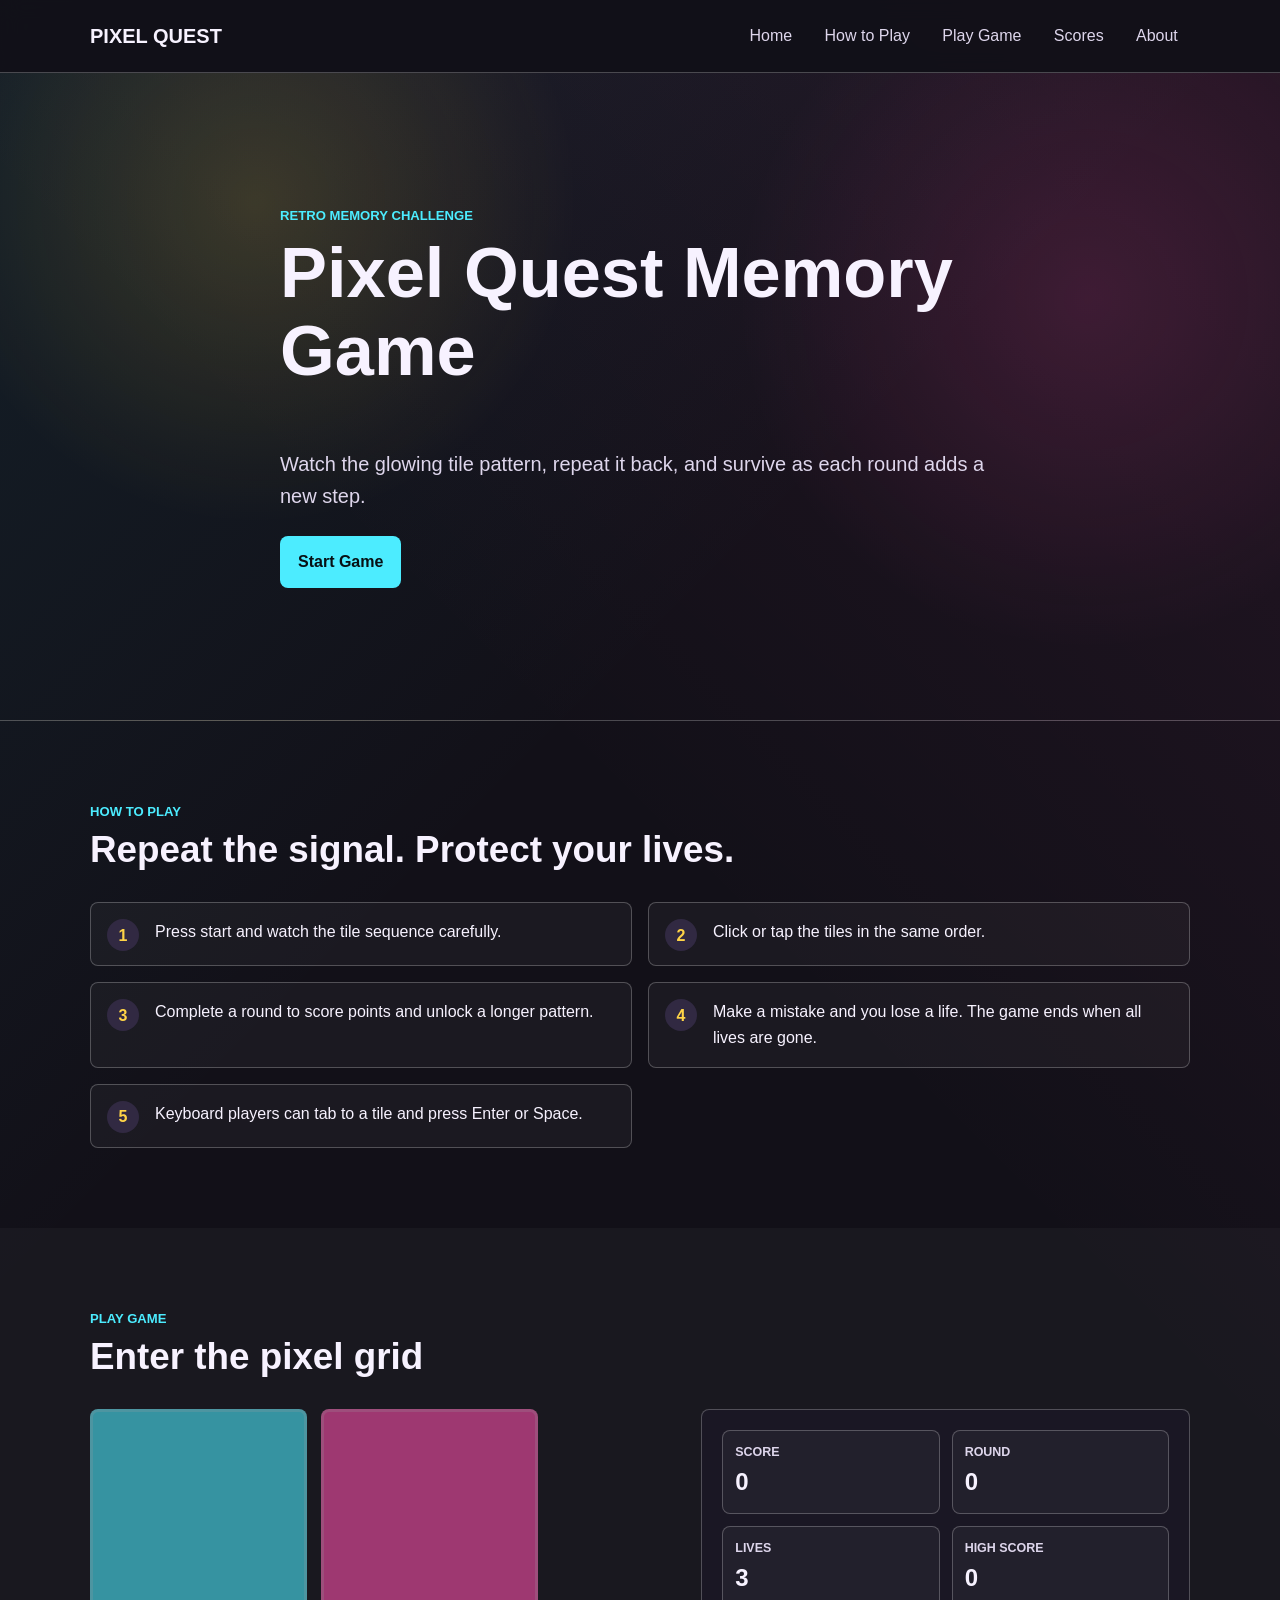
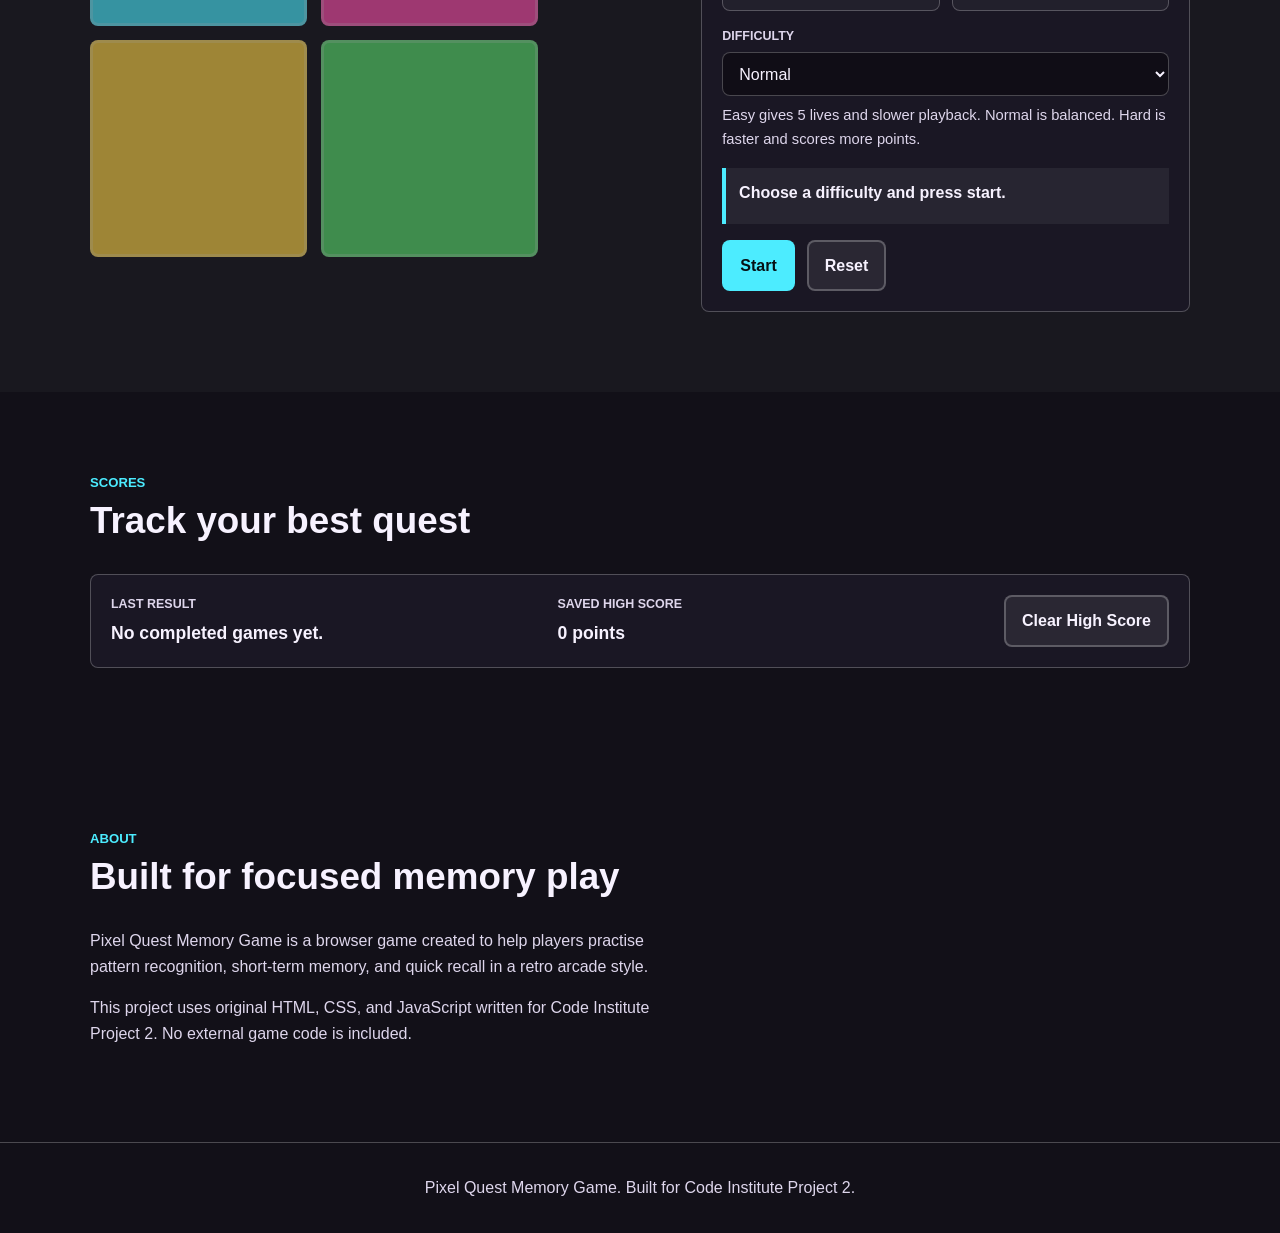
<file: index.html>
<!DOCTYPE html>
<html lang="en">
<head>
    <link rel="icon" type="image/svg+xml" href="assets/images/favicon.svg">
    <link rel="icon" type="image/png" sizes="32x32" href="assets/images/favicon-32x32.png">
    <link rel="icon" type="image/png" sizes="16x16" href="assets/images/favicon-16x16.png">
    <link rel="apple-touch-icon" sizes="180x180" href="assets/images/apple-touch-icon.png">
    <link rel="shortcut icon" href="favicon.ico">
    <meta charset="UTF-8">
    <meta name="viewport" content="width=device-width, initial-scale=1.0">
    <meta name="description" content="Pixel Quest Memory Game, a retro-style browser memory game built with HTML, CSS, and JavaScript.">
    <title>Pixel Quest Memory Game</title>
    <link rel="stylesheet" href="assets/css/style.css">
</head>
<body>
    <header class="site-header">
        <a class="site-logo" href="#home" aria-label="Pixel Quest Memory Game home">Pixel Quest</a>
        <nav class="site-nav" aria-label="Main navigation">
            <ul>
                <li><a href="#home">Home</a></li>
                <li><a href="#how-to-play">How to Play</a></li>
                <li><a href="#play-game">Play Game</a></li>
                <li><a href="#scores">Scores</a></li>
                <li><a href="#about">About</a></li>
            </ul>
        </nav>
    </header>

    <main>
        <section class="hero section" id="home">
            <div class="section-content hero-content">
                <p class="eyebrow">Retro memory challenge</p>
                <h1>Pixel Quest Memory Game</h1>
                <p class="hero-intro">
                    Watch the glowing tile pattern, repeat it back, and survive as each round adds a new step.
                </p>
                <a class="button button-primary" href="#play-game" id="hero-start-link">Start Game</a>
            </div>
        </section>

        <section class="section" id="how-to-play">
            <div class="section-content">
                <p class="eyebrow">How to Play</p>
                <h2>Repeat the signal. Protect your lives.</h2>
                <ol class="instruction-list">
                    <li>Press start and watch the tile sequence carefully.</li>
                    <li>Click or tap the tiles in the same order.</li>
                    <li>Complete a round to score points and unlock a longer pattern.</li>
                    <li>Make a mistake and you lose a life. The game ends when all lives are gone.</li>
                    <li>Keyboard players can tab to a tile and press Enter or Space.</li>
                </ol>
            </div>
        </section>

        <section class="section game-section" id="play-game" tabindex="-1">
            <div class="section-content">
                <p class="eyebrow">Play Game</p>
                <h2>Enter the pixel grid</h2>
                <div class="game-shell">
                    <div class="game-board" role="group" aria-label="Memory game tiles">
                        <button class="game-tile tile-cyan" type="button" data-tile="0" aria-label="Cyan tile" aria-keyshortcuts="Enter Space"></button>
                        <button class="game-tile tile-pink" type="button" data-tile="1" aria-label="Pink tile" aria-keyshortcuts="Enter Space"></button>
                        <button class="game-tile tile-yellow" type="button" data-tile="2" aria-label="Yellow tile" aria-keyshortcuts="Enter Space"></button>
                        <button class="game-tile tile-green" type="button" data-tile="3" aria-label="Green tile" aria-keyshortcuts="Enter Space"></button>
                    </div>
                    <div class="game-panel">
                        <div class="status-grid" role="status" aria-live="polite" aria-label="Current game status">
                            <div class="status-item">
                                <span class="status-label">Score</span>
                                <span class="status-value" id="score-display">0</span>
                            </div>
                            <div class="status-item">
                                <span class="status-label">Round</span>
                                <span class="status-value" id="round-display">0</span>
                            </div>
                            <div class="status-item">
                                <span class="status-label">Lives</span>
                                <span class="status-value" id="lives-display">3</span>
                            </div>
                            <div class="status-item">
                                <span class="status-label">High Score</span>
                                <span class="status-value" id="high-score-display">0</span>
                            </div>
                        </div>
                        <label class="difficulty-label" for="difficulty-select">Difficulty</label>
                        <select id="difficulty-select" name="difficulty">
                            <option value="easy">Easy</option>
                            <option value="normal" selected>Normal</option>
                            <option value="hard">Hard</option>
                        </select>
                        <p class="difficulty-help" id="difficulty-help">
                            Easy gives 5 lives and slower playback. Normal is balanced. Hard is faster and scores more points.
                        </p>
                        <p class="game-message" id="game-message" role="status" aria-live="polite" aria-atomic="true">Choose a difficulty and press start.</p>
                        <p class="sr-only" id="status-announcer" aria-live="polite" aria-atomic="true">Score 0. Round 0. Lives 3. High score 0.</p>
                        <div class="game-controls">
                            <button class="button button-primary" type="button" id="start-button">Start</button>
                            <button class="button button-secondary" type="button" id="reset-button">Reset</button>
                        </div>
                    </div>
                </div>
            </div>
        </section>

        <section class="section" id="scores">
            <div class="section-content">
                <p class="eyebrow">Scores</p>
                <h2>Track your best quest</h2>
                <div class="scores-panel">
                    <div>
                        <span class="status-label">Last Result</span>
                        <p class="score-summary" id="last-result">No completed games yet.</p>
                    </div>
                    <div>
                        <span class="status-label">Saved High Score</span>
                        <p class="score-summary"><span id="saved-high-score">0</span> points</p>
                    </div>
                    <button class="button button-secondary" type="button" id="clear-high-score-button">Clear High Score</button>
                </div>
            </div>
        </section>

        <section class="section" id="about">
            <div class="section-content">
                <p class="eyebrow">About</p>
                <h2>Built for focused memory play</h2>
                <p>
                    Pixel Quest Memory Game is a browser game created to help players practise pattern recognition, short-term memory, and quick recall in a retro arcade style.
                </p>
                <p>
                    This project uses original HTML, CSS, and JavaScript written for Code Institute Project 2. No external game code is included.
                </p>
            </div>
        </section>
    </main>

    <footer class="site-footer">
        <p>Pixel Quest Memory Game. Built for Code Institute Project 2.</p>
    </footer>

    <script src="assets/js/script.js"></script>
</body>
</html>
</file>
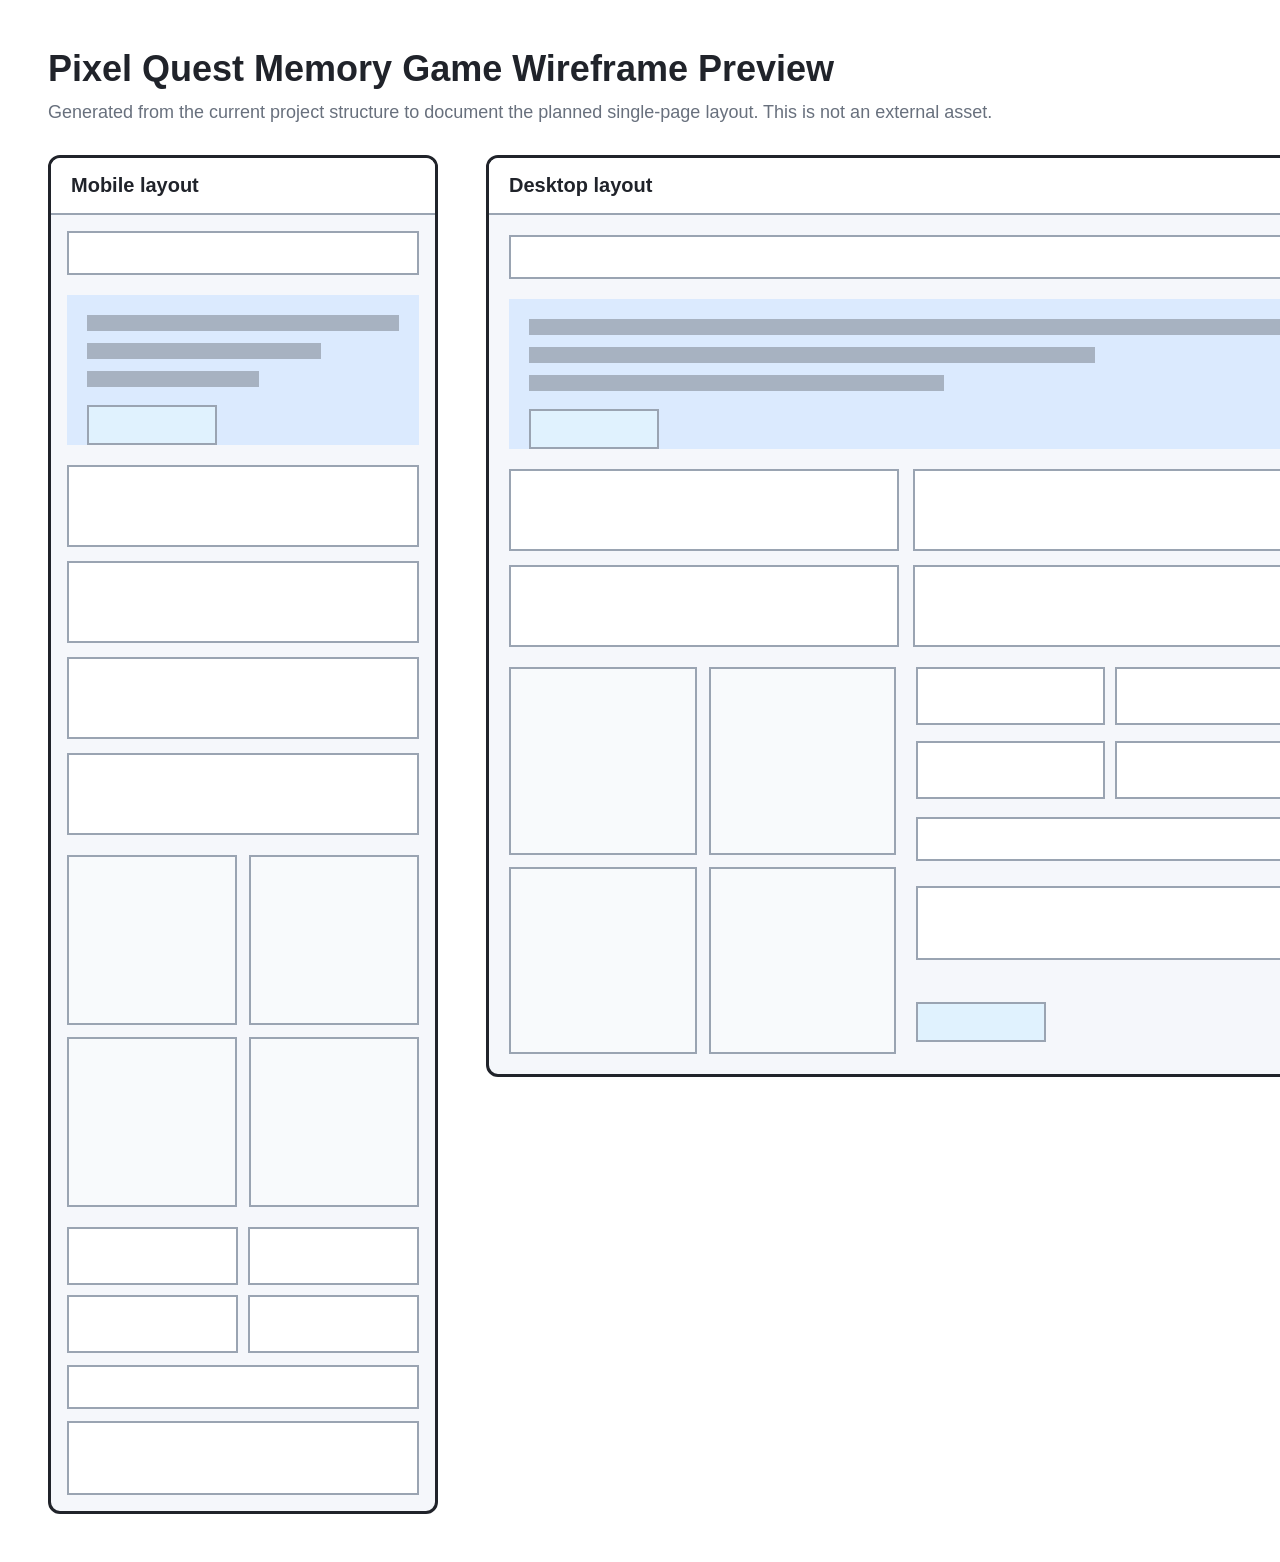
<file: docs/evidence/planning/wireframes-preview.html>
<!DOCTYPE html>
<html lang="en">
<head>
    <meta charset="UTF-8">
    <meta name="viewport" content="width=device-width, initial-scale=1.0">
    <title>Pixel Quest Generated Wireframe Preview</title>
    <style>
        :root {
            --ink: #20232a;
            --muted: #68707d;
            --line: #9aa4b2;
            --panel: #f5f7fb;
            --accent: #dbeafe;
        }

        * {
            box-sizing: border-box;
        }

        body {
            margin: 0;
            background: #ffffff;
            color: var(--ink);
            font-family: Arial, sans-serif;
        }

        .page {
            width: 1400px;
            padding: 48px;
        }

        h1 {
            margin: 0 0 12px;
            font-size: 36px;
        }

        p {
            margin: 0 0 32px;
            color: var(--muted);
            font-size: 18px;
        }

        .grid {
            display: grid;
            grid-template-columns: 390px 840px;
            gap: 48px;
            align-items: start;
        }

        .frame {
            border: 3px solid var(--ink);
            border-radius: 12px;
            background: var(--panel);
            overflow: hidden;
        }

        .frame h2 {
            margin: 0;
            padding: 16px 20px;
            border-bottom: 2px solid var(--line);
            background: #ffffff;
            font-size: 20px;
        }

        .wire {
            padding: 20px;
        }

        .bar,
        .box,
        .button,
        .tile,
        .stat {
            border: 2px solid var(--line);
            background: #ffffff;
        }

        .bar {
            height: 44px;
            margin-bottom: 20px;
        }

        .hero {
            height: 150px;
            padding: 20px;
            margin-bottom: 20px;
            background: var(--accent);
        }

        .line {
            height: 16px;
            margin-bottom: 12px;
            background: var(--line);
            opacity: 0.8;
        }

        .line.short {
            width: 55%;
        }

        .line.medium {
            width: 75%;
        }

        .button {
            width: 130px;
            height: 40px;
            margin-top: 18px;
            background: #e0f2fe;
        }

        .cards {
            display: grid;
            grid-template-columns: repeat(2, 1fr);
            gap: 14px;
            margin-bottom: 20px;
        }

        .box {
            height: 82px;
        }

        .game {
            display: grid;
            grid-template-columns: 1fr 1fr;
            gap: 20px;
        }

        .board {
            display: grid;
            grid-template-columns: repeat(2, 1fr);
            gap: 12px;
            aspect-ratio: 1;
        }

        .tile {
            background: #f8fafc;
        }

        .panel {
            display: grid;
            gap: 12px;
        }

        .stats {
            display: grid;
            grid-template-columns: repeat(2, 1fr);
            gap: 10px;
        }

        .stat {
            height: 58px;
        }

        .select {
            height: 44px;
        }

        .message {
            height: 74px;
        }

        .mobile .wire {
            padding: 16px;
        }

        .mobile .cards,
        .mobile .game {
            grid-template-columns: 1fr;
        }

        .mobile .board {
            width: 100%;
        }
    </style>
</head>
<body>
    <main class="page">
        <h1>Pixel Quest Memory Game Wireframe Preview</h1>
        <p>Generated from the current project structure to document the planned single-page layout. This is not an external asset.</p>
        <section class="grid" aria-label="Generated mobile and desktop wireframe previews">
            <article class="frame mobile">
                <h2>Mobile layout</h2>
                <div class="wire">
                    <div class="bar"></div>
                    <div class="hero">
                        <div class="line"></div>
                        <div class="line medium"></div>
                        <div class="line short"></div>
                        <div class="button"></div>
                    </div>
                    <div class="cards">
                        <div class="box"></div>
                        <div class="box"></div>
                        <div class="box"></div>
                        <div class="box"></div>
                    </div>
                    <div class="game">
                        <div class="board">
                            <div class="tile"></div>
                            <div class="tile"></div>
                            <div class="tile"></div>
                            <div class="tile"></div>
                        </div>
                        <div class="panel">
                            <div class="stats">
                                <div class="stat"></div>
                                <div class="stat"></div>
                                <div class="stat"></div>
                                <div class="stat"></div>
                            </div>
                            <div class="box select"></div>
                            <div class="box message"></div>
                        </div>
                    </div>
                </div>
            </article>
            <article class="frame">
                <h2>Desktop layout</h2>
                <div class="wire">
                    <div class="bar"></div>
                    <div class="hero">
                        <div class="line"></div>
                        <div class="line medium"></div>
                        <div class="line short"></div>
                        <div class="button"></div>
                    </div>
                    <div class="cards">
                        <div class="box"></div>
                        <div class="box"></div>
                        <div class="box"></div>
                        <div class="box"></div>
                    </div>
                    <div class="game">
                        <div class="board">
                            <div class="tile"></div>
                            <div class="tile"></div>
                            <div class="tile"></div>
                            <div class="tile"></div>
                        </div>
                        <div class="panel">
                            <div class="stats">
                                <div class="stat"></div>
                                <div class="stat"></div>
                                <div class="stat"></div>
                                <div class="stat"></div>
                            </div>
                            <div class="box select"></div>
                            <div class="box message"></div>
                            <div class="button"></div>
                        </div>
                    </div>
                </div>
            </article>
        </section>
    </main>
</body>
</html>
</file>
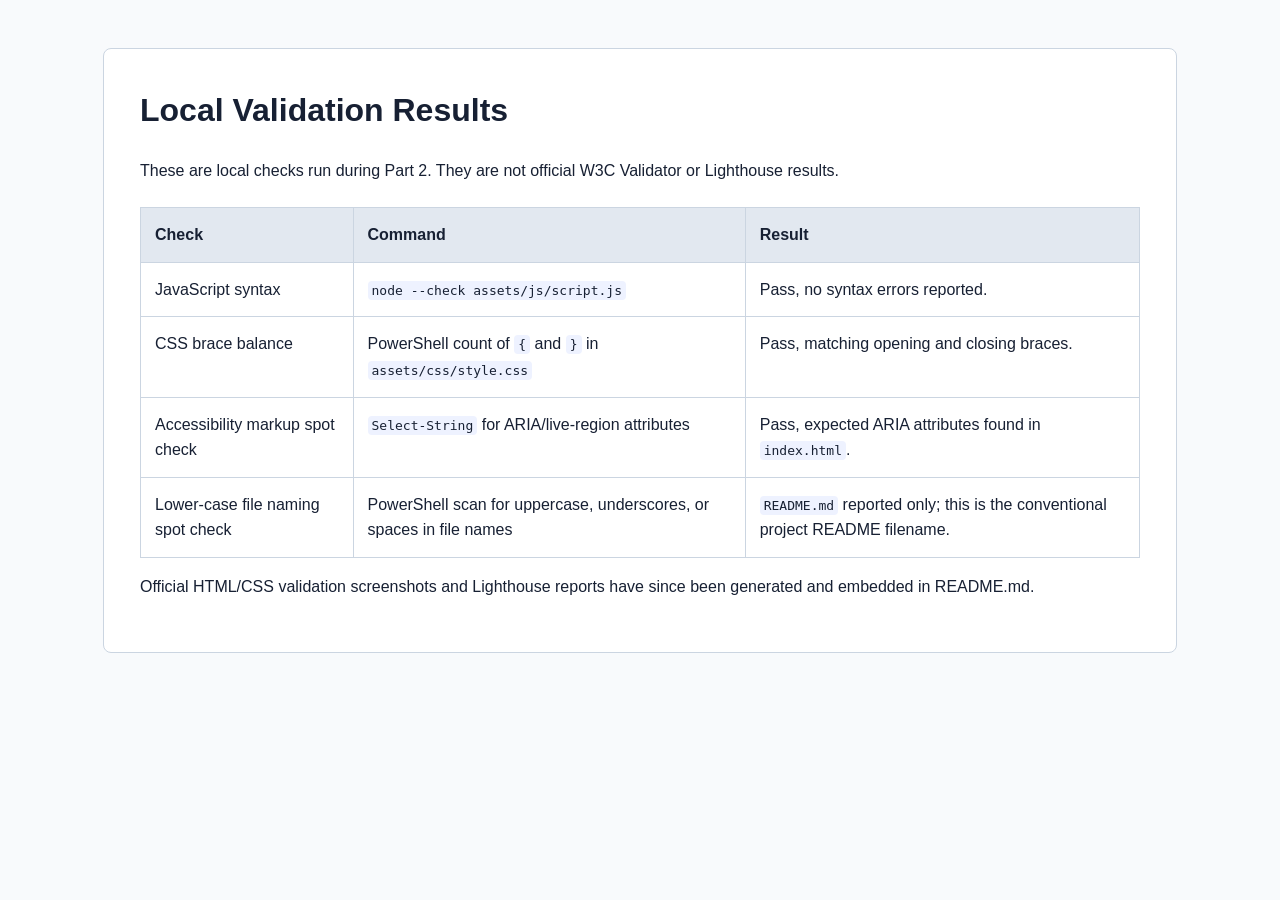
<file: docs/evidence/validation/local-validation-results.html>
<!DOCTYPE html>
<html lang="en">
<head>
    <meta charset="UTF-8">
    <meta name="viewport" content="width=device-width, initial-scale=1.0">
    <title>Pixel Quest Local Validation Results</title>
    <style>
        body {
            margin: 0;
            padding: 48px;
            background: #f8fafc;
            color: #172033;
            font-family: Arial, sans-serif;
            line-height: 1.6;
        }

        main {
            max-width: 1000px;
            margin: 0 auto;
            padding: 36px;
            border: 1px solid #cbd5e1;
            border-radius: 8px;
            background: #ffffff;
        }

        h1 {
            margin-top: 0;
        }

        table {
            width: 100%;
            border-collapse: collapse;
            margin-top: 24px;
        }

        th,
        td {
            padding: 14px;
            border: 1px solid #cbd5e1;
            text-align: left;
            vertical-align: top;
        }

        th {
            background: #e2e8f0;
        }

        code {
            padding: 2px 4px;
            border-radius: 4px;
            background: #eef2ff;
        }
    </style>
</head>
<body>
    <main>
        <h1>Local Validation Results</h1>
        <p>These are local checks run during Part 2. They are not official W3C Validator or Lighthouse results.</p>
        <table>
            <thead>
                <tr>
                    <th>Check</th>
                    <th>Command</th>
                    <th>Result</th>
                </tr>
            </thead>
            <tbody>
                <tr>
                    <td>JavaScript syntax</td>
                    <td><code>node --check assets/js/script.js</code></td>
                    <td>Pass, no syntax errors reported.</td>
                </tr>
                <tr>
                    <td>CSS brace balance</td>
                    <td>PowerShell count of <code>{</code> and <code>}</code> in <code>assets/css/style.css</code></td>
                    <td>Pass, matching opening and closing braces.</td>
                </tr>
                <tr>
                    <td>Accessibility markup spot check</td>
                    <td><code>Select-String</code> for ARIA/live-region attributes</td>
                    <td>Pass, expected ARIA attributes found in <code>index.html</code>.</td>
                </tr>
                <tr>
                    <td>Lower-case file naming spot check</td>
                    <td>PowerShell scan for uppercase, underscores, or spaces in file names</td>
                    <td><code>README.md</code> reported only; this is the conventional project README filename.</td>
                </tr>
            </tbody>
        </table>
        <p>Official HTML/CSS validation screenshots and Lighthouse reports have since been generated and embedded in README.md.</p>
    </main>
</body>
</html>
</file>
<file: assets/css/style.css>
:root {
    --color-bg: #121018;
    --color-surface: #1a1724;
    --color-surface-strong: #312942;
    --color-text: #f7f2ff;
    --color-muted: #ded6ec;
    --color-cyan: #4cecff;
    --color-pink: #ff4fad;
    --color-yellow: #ffd447;
    --color-green: #5ce06f;
    --color-warning: #ff8f4f;
    --color-border: rgba(255, 255, 255, 0.24);
    --shadow-glow: 0 0 24px rgba(41, 214, 232, 0.24);
    --font-body: "Trebuchet MS", "Verdana", sans-serif;
    --radius: 8px;
    --container: 1100px;
}

* {
    box-sizing: border-box;
}

html {
    scroll-behavior: smooth;
}

body {
    margin: 0;
    background:
        linear-gradient(135deg, rgba(41, 214, 232, 0.08), transparent 32%),
        linear-gradient(225deg, rgba(255, 79, 173, 0.08), transparent 36%),
        var(--color-bg);
    color: var(--color-text);
    font-family: var(--font-body);
    line-height: 1.6;
}

img {
    max-width: 100%;
}

.sr-only {
    position: absolute;
    width: 1px;
    height: 1px;
    padding: 0;
    margin: -1px;
    overflow: hidden;
    clip: rect(0, 0, 0, 0);
    white-space: nowrap;
    border: 0;
}

button,
select {
    font: inherit;
}

a {
    color: inherit;
}

:focus-visible {
    outline: 3px solid var(--color-yellow);
    outline-offset: 4px;
}

h1,
h2,
p {
    margin-top: 0;
}

h1,
h2 {
    line-height: 1.1;
}

h1 {
    font-size: 2.6rem;
}

h2 {
    font-size: 1.9rem;
}

p {
    color: var(--color-muted);
}

.site-header {
    position: sticky;
    top: 0;
    z-index: 10;
    display: flex;
    flex-direction: column;
    gap: 0.75rem;
    padding: 1rem;
    border-bottom: 1px solid var(--color-border);
    background: rgba(18, 16, 24, 0.94);
    backdrop-filter: blur(10px);
}

.site-logo {
    font-size: 1.25rem;
    font-weight: 700;
    letter-spacing: 0;
    text-decoration: none;
    text-transform: uppercase;
}

.site-nav ul {
    display: flex;
    flex-wrap: wrap;
    gap: 0.5rem;
    padding: 0;
    margin: 0;
    list-style: none;
}

.site-nav a {
    display: inline-flex;
    align-items: center;
    min-height: 2.5rem;
    padding: 0.35rem 0.7rem;
    border: 1px solid transparent;
    border-radius: var(--radius);
    color: var(--color-muted);
    text-decoration: none;
}

.site-nav a:hover,
.site-nav a:focus-visible {
    border-color: var(--color-cyan);
    color: var(--color-text);
    outline-color: var(--color-yellow);
}

.section {
    padding: 4rem 1rem;
}

.section-content {
    width: min(100%, var(--container));
    margin: 0 auto;
}

.section-content > p:not(.eyebrow) {
    max-width: 68ch;
}

.eyebrow {
    margin-bottom: 0.5rem;
    color: var(--color-cyan);
    font-size: 0.82rem;
    font-weight: 700;
    text-transform: uppercase;
}

.button {
    display: inline-flex;
    align-items: center;
    justify-content: center;
    min-height: 2.75rem;
    padding: 0.7rem 1rem;
    border: 2px solid transparent;
    border-radius: var(--radius);
    cursor: pointer;
    font-weight: 700;
    text-decoration: none;
}

.button-primary {
    background: var(--color-cyan);
    color: #071014;
}

.button-secondary {
    border-color: var(--color-border);
    background: rgba(255, 255, 255, 0.07);
    color: var(--color-text);
}

.button:hover,
.button:focus-visible {
    box-shadow: var(--shadow-glow);
    transform: translateY(-1px);
}

.site-footer {
    padding: 2rem 1rem;
    border-top: 1px solid var(--color-border);
    text-align: center;
}

.site-footer p {
    margin-bottom: 0;
}

.hero {
    min-height: 68vh;
    display: grid;
    align-items: center;
    border-bottom: 1px solid var(--color-border);
    background:
        radial-gradient(circle at 20% 20%, rgba(255, 212, 71, 0.16), transparent 28%),
        radial-gradient(circle at 85% 35%, rgba(255, 79, 173, 0.14), transparent 30%);
}

.hero-content {
    max-width: 720px;
}

.not-found-hero {
    min-height: calc(100vh - 9rem);
}

.hero-intro {
    max-width: 36rem;
    margin-bottom: 1.5rem;
    font-size: 1.12rem;
}

.instruction-list {
    display: grid;
    gap: 1rem;
    padding: 0;
    margin: 2rem 0 0;
    list-style: none;
    counter-reset: steps;
}

.instruction-list li {
    position: relative;
    min-height: 4rem;
    padding: 1rem 1rem 1rem 4rem;
    border: 1px solid var(--color-border);
    border-radius: var(--radius);
    background: rgba(255, 255, 255, 0.04);
}

.instruction-list li::before {
    position: absolute;
    top: 1rem;
    left: 1rem;
    display: grid;
    width: 2rem;
    height: 2rem;
    place-items: center;
    border-radius: 50%;
    background: var(--color-surface-strong);
    color: var(--color-yellow);
    content: counter(steps);
    counter-increment: steps;
    font-weight: 700;
}

.game-section {
    background: rgba(255, 255, 255, 0.03);
}

.game-shell {
    display: grid;
    gap: 1.5rem;
    margin-top: 2rem;
}

.game-board {
    display: grid;
    grid-template-columns: repeat(2, minmax(7rem, 1fr));
    gap: clamp(0.5rem, 2.5vw, 0.9rem);
    width: min(100%, 28rem, calc(100vw - 2rem));
    aspect-ratio: 1;
}

.game-tile {
    min-height: 7rem;
    border: 3px solid rgba(255, 255, 255, 0.22);
    border-radius: var(--radius);
    cursor: pointer;
    opacity: 0.92;
    transition: opacity 120ms ease, transform 120ms ease, box-shadow 120ms ease;
}

.game-tile:focus-visible {
    outline-color: var(--color-yellow);
    box-shadow: 0 0 0 5px rgba(18, 16, 24, 0.9), 0 0 28px currentColor;
}

.game-tile[aria-disabled="true"] {
    cursor: not-allowed;
    opacity: 0.58;
}

.game-tile[aria-disabled="false"]:hover {
    opacity: 1;
    transform: scale(1.02);
    box-shadow: 0 0 18px currentColor;
}

.game-tile.is-active {
    filter: brightness(1.45);
    opacity: 1;
    transform: scale(1.03);
    box-shadow: 0 0 28px currentColor;
    transition: none;
}

.tile-cyan {
    background: var(--color-cyan);
    color: var(--color-cyan);
}

.tile-pink {
    background: var(--color-pink);
    color: var(--color-pink);
}

.tile-yellow {
    background: var(--color-yellow);
    color: var(--color-yellow);
}

.tile-green {
    background: var(--color-green);
    color: var(--color-green);
}

.game-panel,
.scores-panel {
    padding: 1rem;
    border: 1px solid var(--color-border);
    border-radius: var(--radius);
    background: var(--color-surface);
}

.game-message {
    min-height: 3.5rem;
    margin: 1rem 0;
    padding: 0.8rem;
    border-left: 4px solid var(--color-cyan);
    background: rgba(255, 255, 255, 0.06);
    color: var(--color-text);
    font-weight: 700;
}

.game-controls {
    display: flex;
    flex-wrap: wrap;
    gap: 0.75rem;
}

.status-grid {
    display: grid;
    grid-template-columns: repeat(2, minmax(0, 1fr));
    gap: 0.75rem;
}

.status-item {
    min-height: 4rem;
    padding: 0.75rem;
    border: 1px solid var(--color-border);
    border-radius: var(--radius);
    background: rgba(255, 255, 255, 0.04);
}

.status-label,
.difficulty-label {
    display: block;
    color: var(--color-muted);
    font-size: 0.78rem;
    font-weight: 700;
    text-transform: uppercase;
}

.status-value {
    display: block;
    color: var(--color-text);
    font-size: 1.5rem;
    font-weight: 700;
}

.difficulty-label {
    margin-top: 1rem;
}

.difficulty-help {
    margin: 0.5rem 0 0;
    color: var(--color-muted);
    font-size: 0.92rem;
}

select {
    width: 100%;
    min-height: 2.75rem;
    margin-top: 0.35rem;
    padding: 0.6rem 0.75rem;
    border: 1px solid var(--color-border);
    border-radius: var(--radius);
    background: #100d16;
    color: var(--color-text);
}

select:focus-visible {
    border-color: var(--color-yellow);
    box-shadow: 0 0 0 3px rgba(255, 212, 71, 0.22);
}

.scores-panel {
    display: grid;
    gap: 1rem;
    margin-top: 2rem;
}

.score-summary {
    margin: 0.25rem 0 0;
    color: var(--color-text);
    font-size: 1.1rem;
    font-weight: 700;
}

@media (max-width: 360px) {
    .section {
        padding-right: 0.85rem;
        padding-left: 0.85rem;
    }

    .site-header {
        padding-right: 0.85rem;
        padding-left: 0.85rem;
    }

    .game-board {
        grid-template-columns: repeat(2, minmax(0, 1fr));
        width: min(100%, calc(100vw - 1.7rem));
    }

    .game-tile {
        min-height: auto;
    }

    .button {
        width: 100%;
    }
}

@media (min-width: 361px) and (max-width: 430px) {
    .game-board {
        width: min(100%, 22rem);
    }
}

@media (min-width: 640px) {
    .site-header {
        flex-direction: row;
        align-items: center;
        justify-content: space-between;
        padding: 1rem 1.5rem;
    }

    h1 {
        font-size: 3.5rem;
    }

    h2 {
        font-size: 2.3rem;
    }

    .instruction-list {
        grid-template-columns: repeat(2, minmax(0, 1fr));
    }

    .scores-panel {
        grid-template-columns: 1fr 1fr auto;
        align-items: center;
    }
}

@media (min-width: 900px) {
    .section {
        padding: 5rem 1.5rem;
    }

    .hero {
        min-height: 72vh;
    }

    .game-shell {
        grid-template-columns: minmax(20rem, 29rem) minmax(22rem, 0.82fr);
        align-items: start;
        justify-content: space-between;
        gap: 2.5rem;
    }

    .game-panel {
        min-height: 28rem;
    }
}

@media (min-width: 1100px) {
    h1 {
        font-size: 4.4rem;
    }

    .hero-intro {
        font-size: 1.25rem;
    }

    .site-header {
        padding-right: max(1.5rem, calc((100vw - var(--container)) / 2));
        padding-left: max(1.5rem, calc((100vw - var(--container)) / 2));
    }

    .game-panel,
    .scores-panel {
        padding: 1.25rem;
    }
}
</file>
